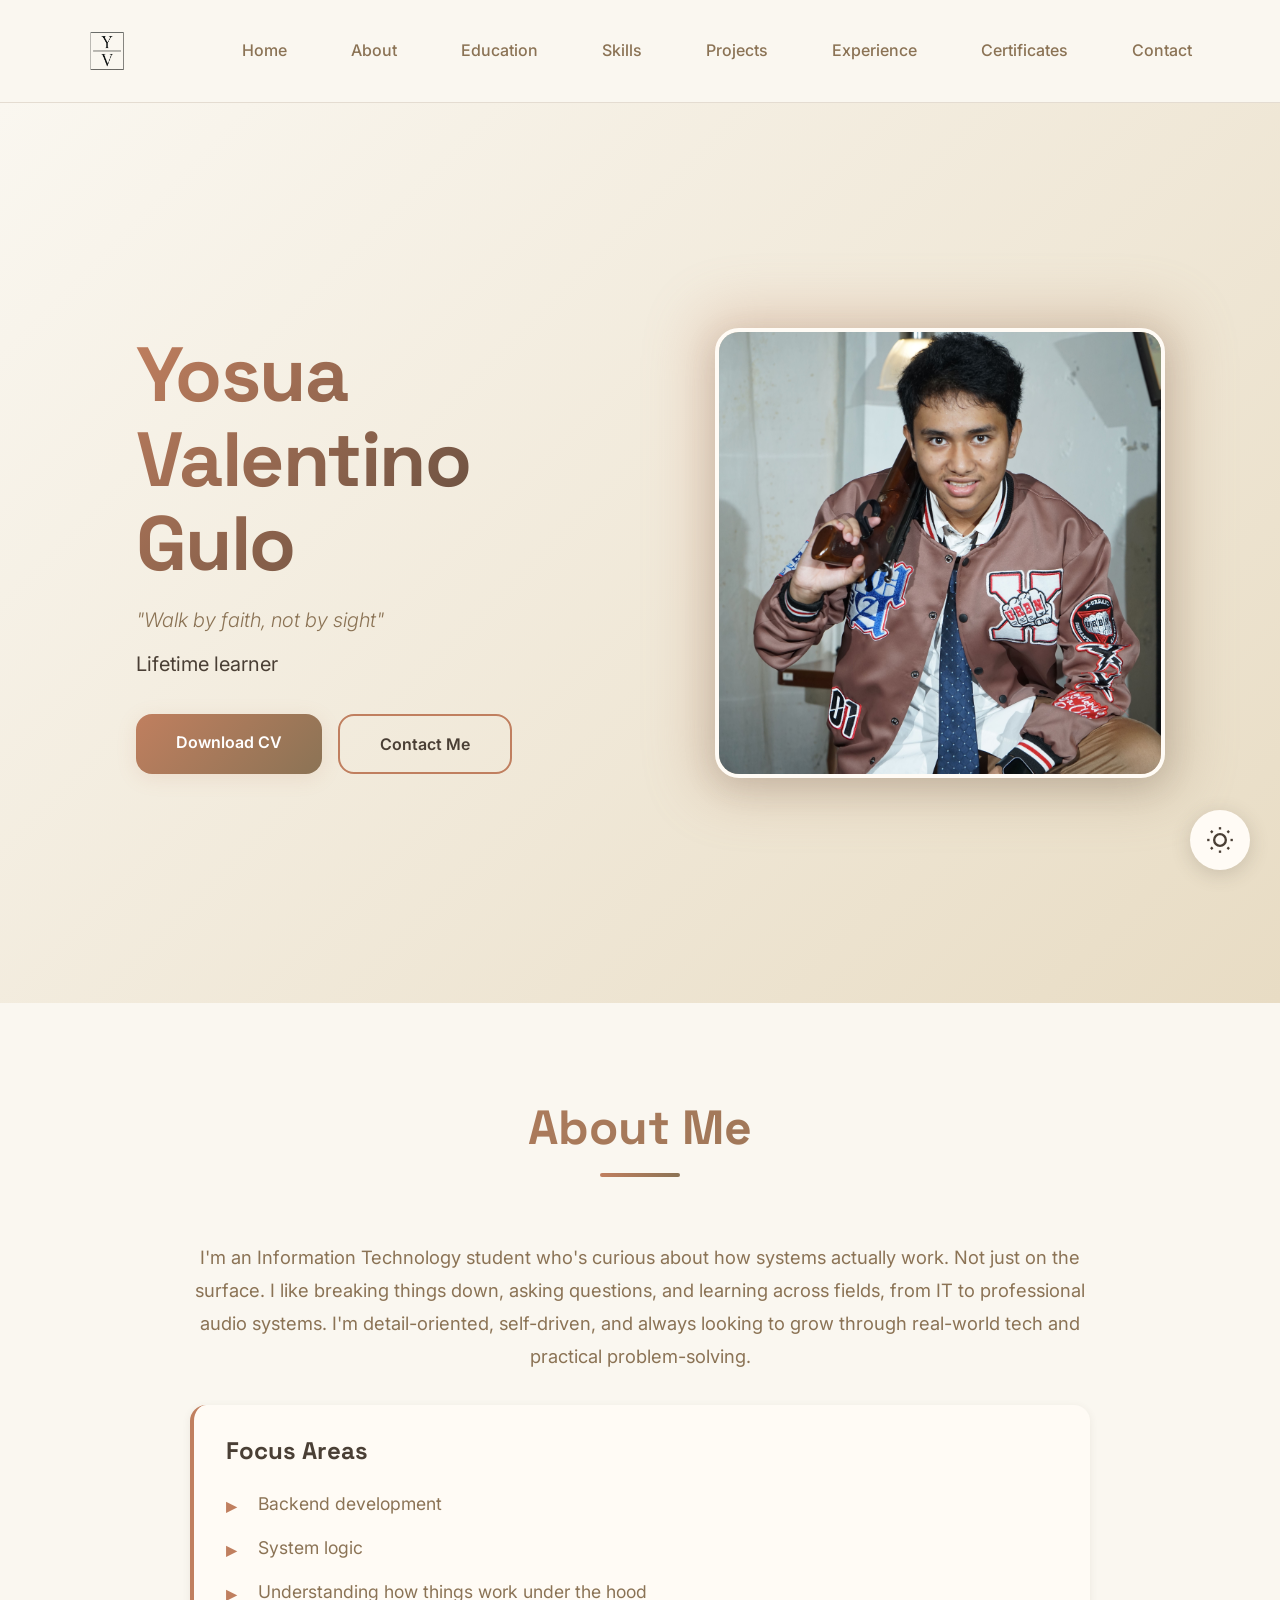
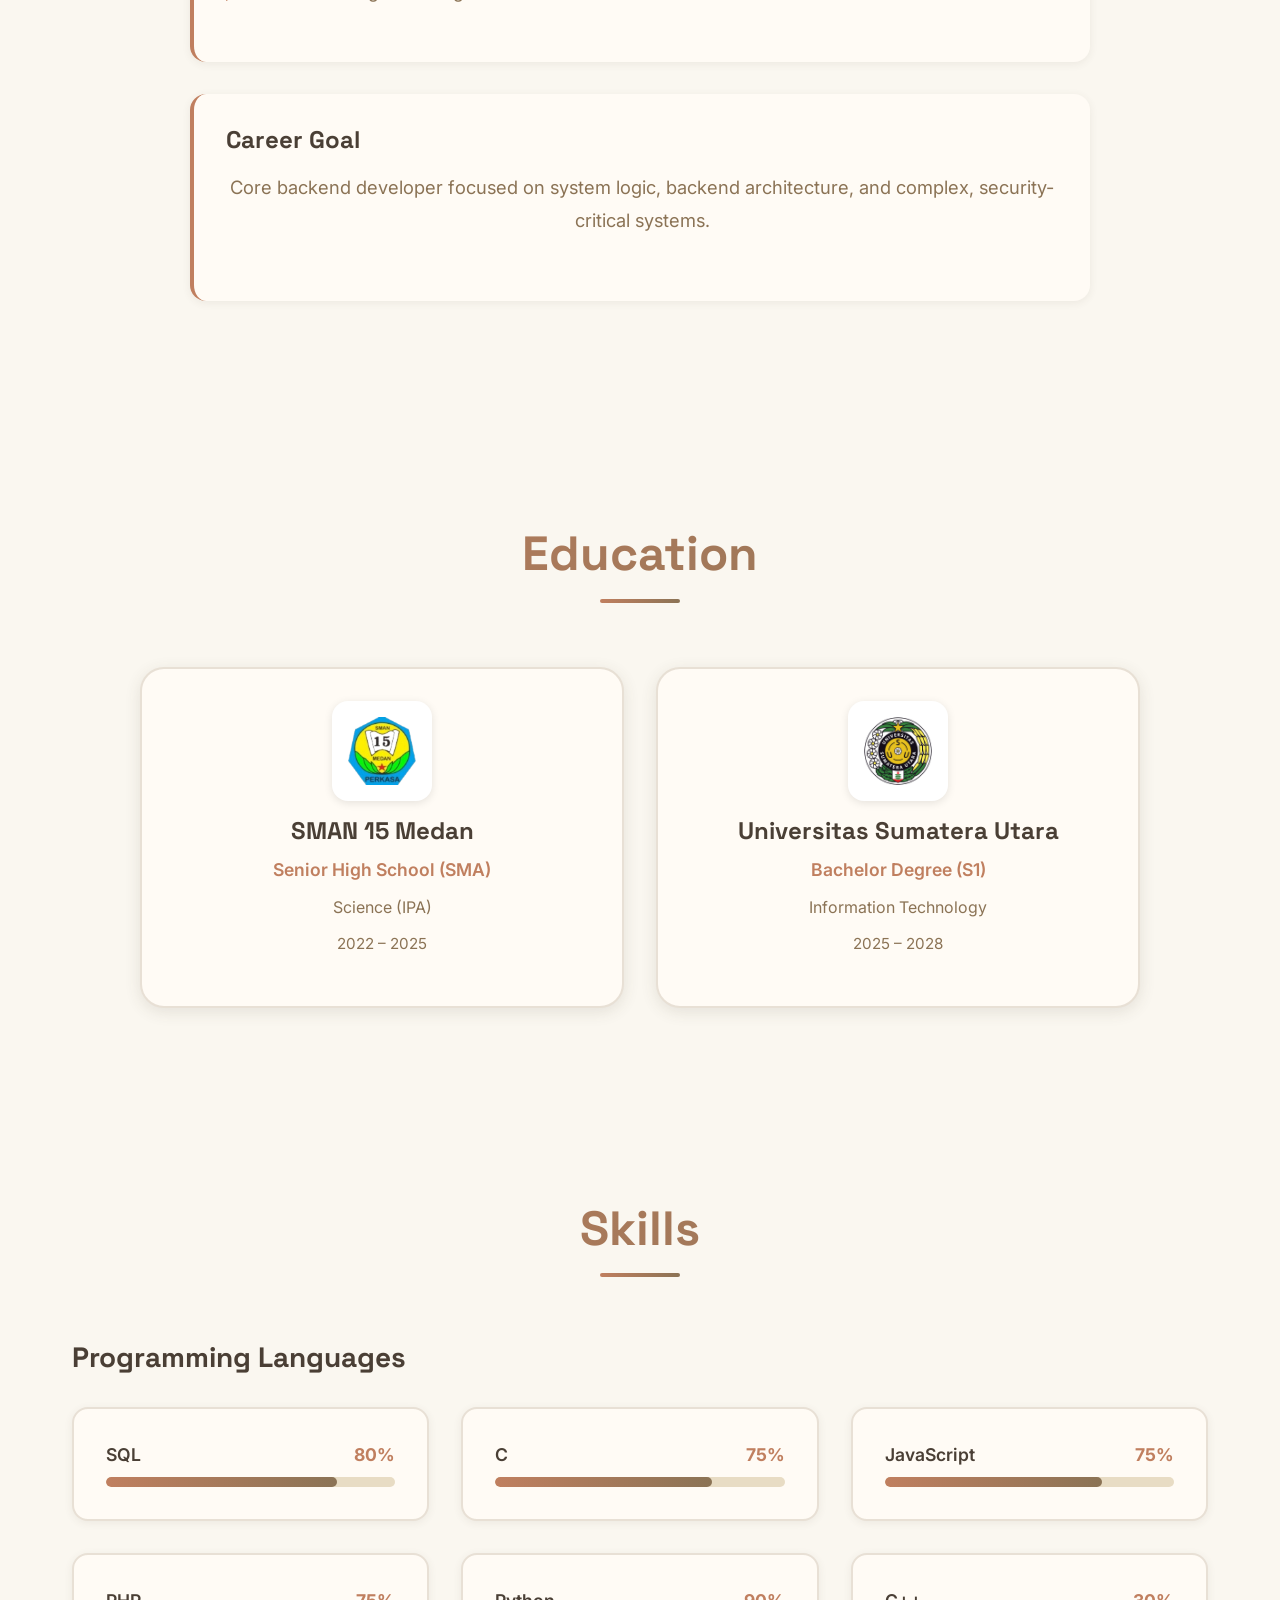
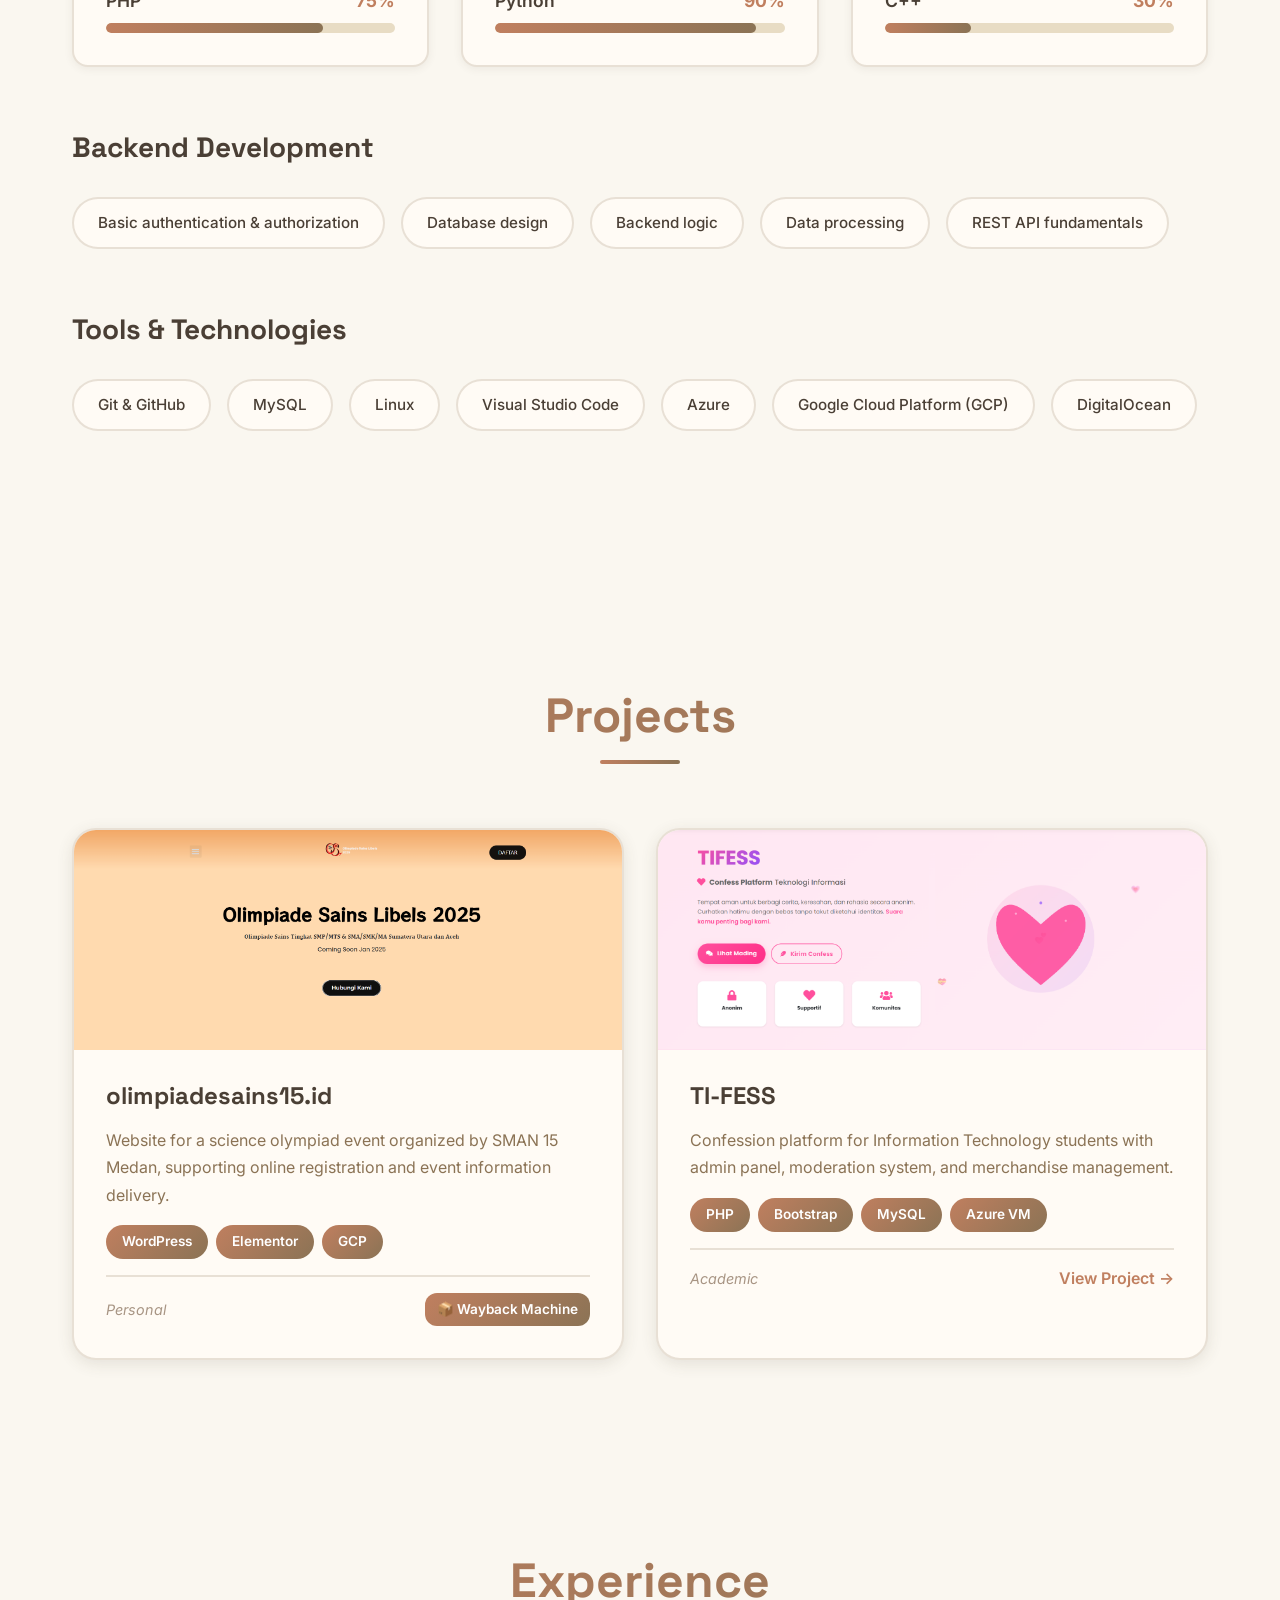
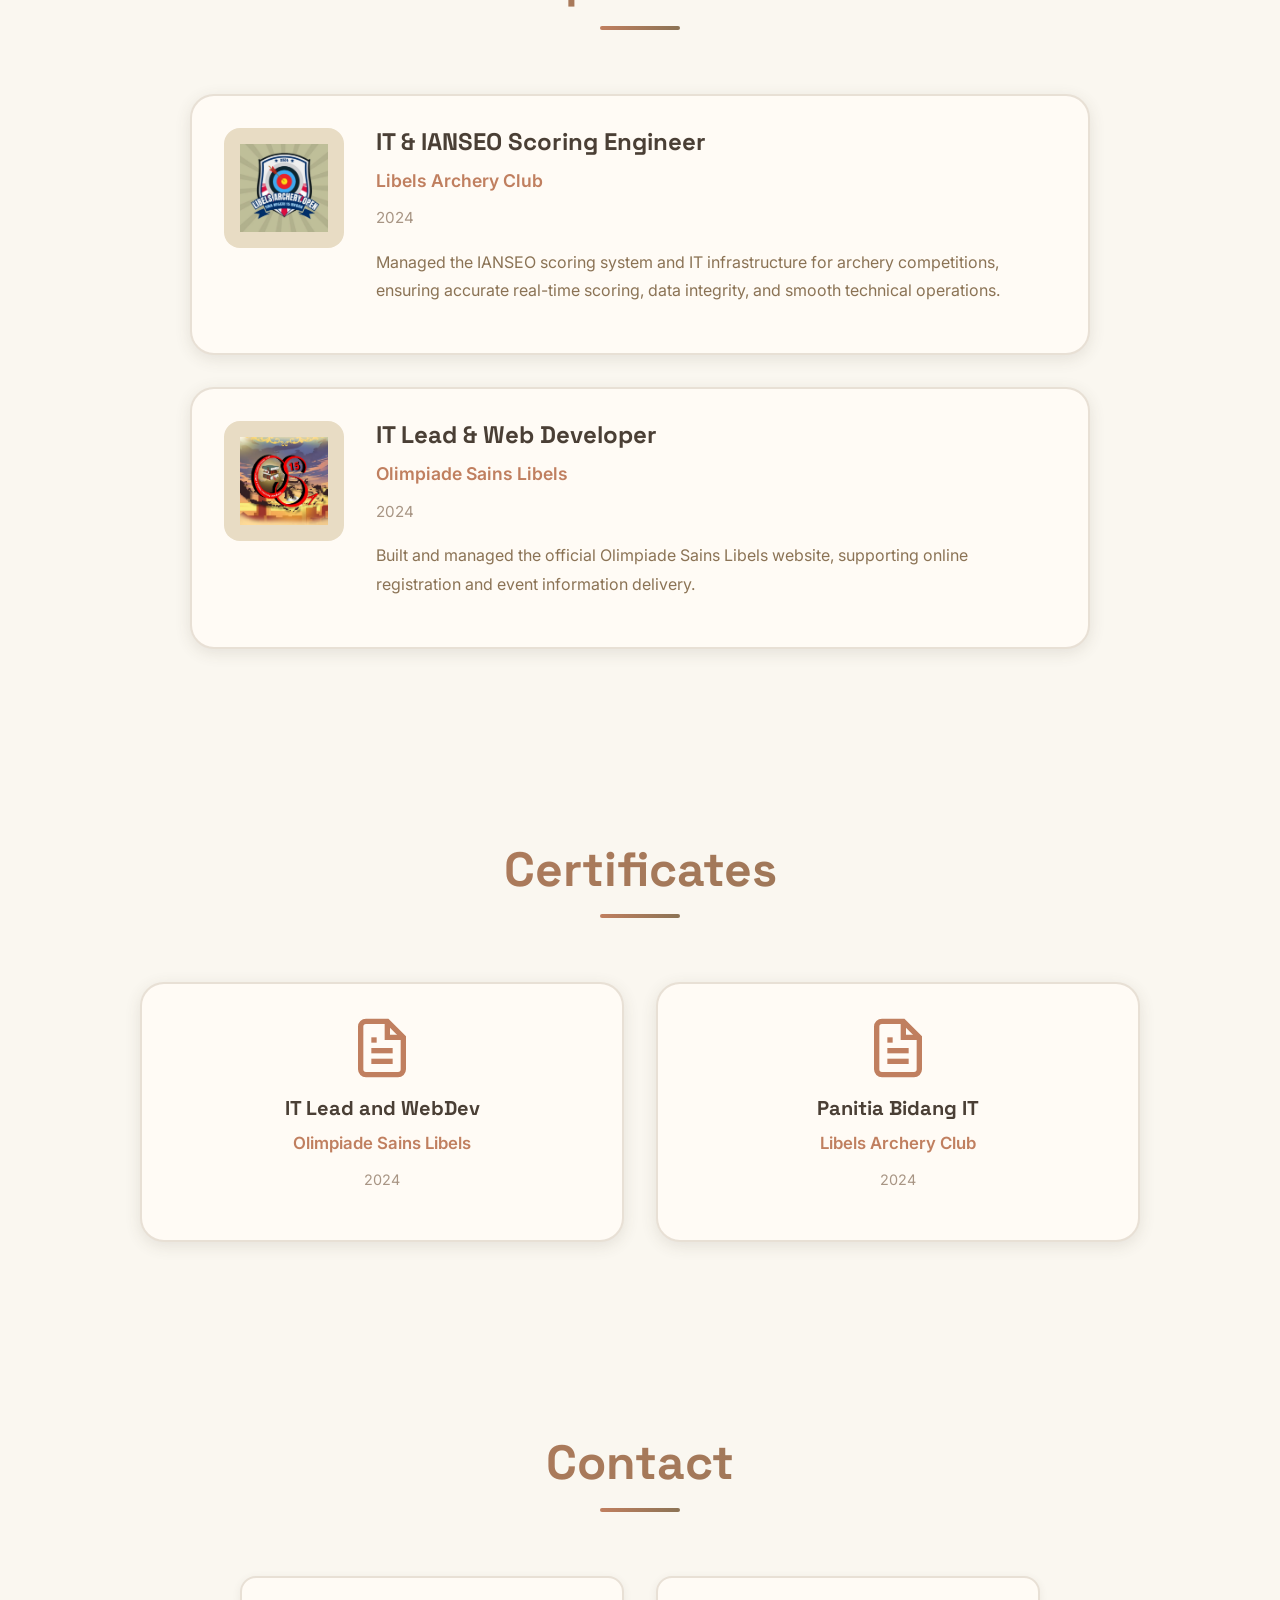
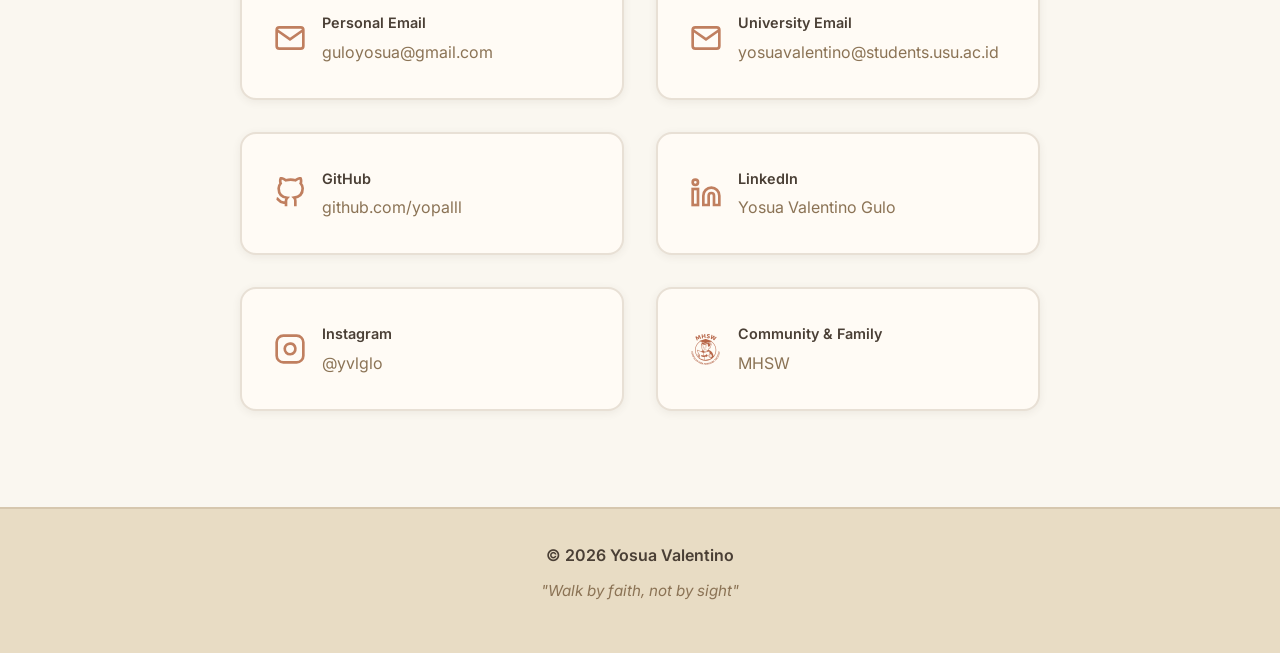
<file: index.html>
<!DOCTYPE html>
<html lang="en" data-theme="light">
<head>
    <meta charset="UTF-8">
    <meta name="viewport" content="width=device-width, initial-scale=1.0">
    <meta name="description" content="Yosua Valentino - IT Student | Backend Developer & System Logic Enthusiast">
    <meta name="author" content="Yosua Valentino Gulo">
    <meta name="keywords" content="Backend Developer, IT Student, System Logic, PHP, MySQL, Web Development">
    <title>Yosua Valentino | Backend Developer & System Logic Enthusiast</title>
    
    <!-- Favicon -->
    <link rel="icon" type="image/png" href="assets/images/favicon.svg">
    <!-- Font Google -->
    <link rel="preconnect" href="https://fonts.googleapis.com">
    <link rel="preconnect" href="https://fonts.gstatic.com" crossorigin>
    <link href="https://fonts.googleapis.com/css2?family=Inter:wght@300;400;500;600;700&family=Space+Grotesk:wght@400;500;600;700&display=swap" rel="stylesheet">
    
    <!-- CSS Bootstrap 5 -->
    <link href="https://cdn.jsdelivr.net/npm/bootstrap@5.3.2/dist/css/bootstrap.min.css" rel="stylesheet">
    
    

    <link rel="stylesheet" href="assets/css/style.css?v=2">
</head>
<body>
 
    <button class="theme-toggle" id="themeToggle" aria-label="Toggle dark mode">
        <svg class="sun-icon" width="24" height="24" viewBox="0 0 24 24" fill="none" stroke="currentColor" stroke-width="2">
            <circle cx="12" cy="12" r="5"/>
            <line x1="12" y1="1" x2="12" y2="3"/>
            <line x1="12" y1="21" x2="12" y2="23"/>
            <line x1="4.22" y1="4.22" x2="5.64" y2="5.64"/>
            <line x1="18.36" y1="18.36" x2="19.78" y2="19.78"/>
            <line x1="1" y1="12" x2="3" y2="12"/>
            <line x1="21" y1="12" x2="23" y2="12"/>
            <line x1="4.22" y1="19.78" x2="5.64" y2="18.36"/>
            <line x1="18.36" y1="5.64" x2="19.78" y2="4.22"/>
        </svg>
        <svg class="moon-icon" width="24" height="24" viewBox="0 0 24 24" fill="none" stroke="currentColor" stroke-width="2">
            <path d="M21 12.79A9 9 0 1 1 11.21 3 7 7 0 0 0 21 12.79z"/>
        </svg>
    </button>


    <nav class="navbar">
        <div class="container">
            <a href="#home" class="logo-brand">
                <img src="assets/images/logo-personal.png?v=2" alt="YVG Logo" class="logo-light">
                <img src="assets/images/logo-personal-dark.png?v=2" alt="YVG Logo" class="logo-dark">
            </a>
            <ul class="nav-links" id="navLinks">
                <li><a href="#home">Home</a></li>
                <li><a href="#about">About</a></li>
                <li><a href="#education">Education</a></li>
                <li><a href="#skills">Skills</a></li>
                <li><a href="#projects">Projects</a></li>
                <li><a href="#experience">Experience</a></li>
                <li><a href="#certificates">Certificates</a></li>
                <li><a href="#contact">Contact</a></li>
            </ul>
            <button class="mobile-menu-toggle" id="mobileMenuToggle" aria-label="Toggle menu">
                <span></span>
                <span></span>
                <span></span>
            </button>
        </div>
    </nav>


    <section id="home" class="hero">
        <div class="container">
            <div class="hero-content">
                <div class="hero-text fade-in-up">
                    <h1 class="hero-title fade-in-up">Yosua Valentino Gulo</h1>
                    <p class="hero-tagline">"Walk by faith, not by sight"</p>
                    <p class="hero-description">Lifetime learner</p>
                    <div class="hero-buttons">
                        <a href="assets/docs/cv-yosua.pdf" download="CV_Yosua_Valentino.pdf" class="btn btn-primary">Download CV</a>
                        <a href="#contact" class="btn btn-secondary">Contact Me</a>
                    </div>
                </div>
                <div class="hero-image fade-in-up">
                    <div class="profile-photo">
                        <img src="assets/images/profile-hero.jpg?v=1" alt="Yosua Valentino Gulo" class="hero-photo-light">
                        <img src="assets/images/profile-hero-dark.jpg?v=1" alt="Yosua Valentino Gulo" class="hero-photo-dark">
                    </div>
                </div>
            </div>
        </div>
    </section>


    <section id="about" class="about section">
        <div class="container">
            <h2 class="section-title fade-in-up">About Me</h2>
            <div class="about-content fade-in-up">
                <div class="about-text">
                    <p>I'm an Information Technology student who's curious about how systems actually work. Not just on the surface. I like breaking things down, asking questions, and learning across fields, from IT to professional audio systems. I'm detail-oriented, self-driven, and always looking to grow through real-world tech and practical problem-solving.</p>
                    
                    <div class="focus-areas">
                        <h3>Focus Areas</h3>
                        <ul>
                            <li>Backend development</li>
                            <li>System logic</li>
                            <li>Understanding how things work under the hood</li>
                        </ul>
                    </div>
                    
                    <div class="career-goal">
                        <h3>Career Goal</h3>
                        <p>Core backend developer focused on system logic, backend architecture, and complex, security-critical systems.</p>
                    </div>
                </div>
            </div>
        </div>
    </section>


    <section id="education" class="education section">
        <div class="container">
            <h2 class="section-title fade-in-up">Education</h2>
            <div class="education-timeline">
                <div class="education-card fade-in-up">
                    <a href="https://sman15medan.sch.id" target="_blank" rel="noopener noreferrer" class="education-logo">
                        <img src="assets/images/logo-sman15.png" alt="SMAN 15 Medan Logo">
                    </a>
                    <div class="education-content">
                        <h3>SMAN 15 Medan</h3>
                        <p class="education-level">Senior High School (SMA)</p>
                        <p class="education-major">Science (IPA)</p>
                        <p class="education-year">2022 – 2025</p>
                    </div>
                </div>
                
                <div class="education-card fade-in-up">
                    <a href="https://fasilkom-ti.usu.ac.id" target="_blank" rel="noopener noreferrer" class="education-logo">
                        <img src="assets/images/logo-usu.png" alt="Universitas Sumatera Utara Logo">
                    </a>
                    <div class="education-content">
                        <h3>Universitas Sumatera Utara</h3>
                        <p class="education-level">Bachelor Degree (S1)</p>
                        <p class="education-major">Information Technology</p>
                        <p class="education-year">2025 – 2028</p>
                    </div>
                </div>
            </div>
        </div>
    </section>


    <section id="skills" class="skills section">
        <div class="container">
            <h2 class="section-title fade-in-up">Skills</h2>
            
            <div class="skills-category fade-in-up">
                <h3>Programming Languages</h3>
                <div class="skills-grid">
                    <div class="skill-item">
                        <div class="skill-header">
                            <span class="skill-name">SQL</span>
                            <span class="skill-percentage">80%</span>
                        </div>
                        <div class="skill-bar">
                            <div class="skill-progress" data-progress="80"></div>
                        </div>
                    </div>
                    
                    <div class="skill-item">
                        <div class="skill-header">
                            <span class="skill-name">C</span>
                            <span class="skill-percentage">75%</span>
                        </div>
                        <div class="skill-bar">
                            <div class="skill-progress" data-progress="75"></div>
                        </div>
                    </div>
                    
                    <div class="skill-item">
                        <div class="skill-header">
                            <span class="skill-name">JavaScript</span>
                            <span class="skill-percentage">75%</span>
                        </div>
                        <div class="skill-bar">
                            <div class="skill-progress" data-progress="75"></div>
                        </div>
                    </div>
                    
                    <div class="skill-item">
                        <div class="skill-header">
                            <span class="skill-name">PHP</span>
                            <span class="skill-percentage">75%</span>
                        </div>
                        <div class="skill-bar">
                            <div class="skill-progress" data-progress="75"></div>
                        </div>
                    </div>
                    
                    <div class="skill-item">
                        <div class="skill-header">
                            <span class="skill-name">Python</span>
                            <span class="skill-percentage">90%</span>
                        </div>
                        <div class="skill-bar">
                            <div class="skill-progress" data-progress="90"></div>
                        </div>
                    </div>
                    
                    <div class="skill-item">
                        <div class="skill-header">
                            <span class="skill-name">C++</span>
                            <span class="skill-percentage">30%</span>
                        </div>
                        <div class="skill-bar">
                            <div class="skill-progress" data-progress="30"></div>
                        </div>
                    </div>
                </div>
            </div>
            
            <div class="skills-category fade-in-up">
                <h3>Backend Development</h3>
                <div class="skills-tags">
                    <span class="skill-tag">Basic authentication & authorization</span>
                    <span class="skill-tag">Database design</span>
                    <span class="skill-tag">Backend logic</span>
                    <span class="skill-tag">Data processing</span>
                    <span class="skill-tag">REST API fundamentals</span>
                </div>
            </div>
            
            <div class="skills-category fade-in-up">
                <h3>Tools & Technologies</h3>
                <div class="skills-tags">
                    <span class="skill-tag">Git & GitHub</span>
                    <span class="skill-tag">MySQL</span>
                    <span class="skill-tag">Linux</span>
                    <span class="skill-tag">Visual Studio Code</span>
                    <span class="skill-tag">Azure</span>
                    <span class="skill-tag">Google Cloud Platform (GCP)</span>
                    <span class="skill-tag">DigitalOcean</span>
                </div>
            </div>
        </div>
    </section>


    <section id="projects" class="projects section">
        <div class="container">
            <h2 class="section-title fade-in-up">Projects</h2>
            <div class="projects-grid">
                <div class="project-card fade-in-up">
                    <div class="project-image">
                        <img src="assets/images/project-olimpiade.jpg" alt="olimpiadesains15.id screenshot">
                    </div>
                    <div class="project-content">
                        <h3>olimpiadesains15.id</h3>
                        <p class="project-description">Website for a science olympiad event organized by SMAN 15 Medan, supporting online registration and event information delivery.</p>
                        <div class="project-tech">
                            <span class="tech-tag">WordPress</span>
                            <span class="tech-tag">Elementor</span>
                            <span class="tech-tag">GCP</span>
                        </div>
                        <div class="project-meta">
                            <span class="project-type">Personal</span>
                            <a href="https://web.archive.org/web/20241211135034/http://olimpiadesains15.id/" target="_blank" rel="noopener noreferrer" class="project-link wayback-link">
                                <span class="wayback-badge">📦 Wayback Machine</span>
                            </a>
                        </div>
                    </div>
                </div>
                
                <div class="project-card fade-in-up">
                    <div class="project-image">
                        <img src="assets/images/project-tifess.jpg" alt="TI-FESS screenshot">
                    </div>
                    <div class="project-content">
                        <h3>TI-FESS</h3>
                        <p class="project-description">Confession platform for Information Technology students with admin panel, moderation system, and merchandise management.</p>
                        <div class="project-tech">
                            <span class="tech-tag">PHP</span>
                            <span class="tech-tag">Bootstrap</span>
                            <span class="tech-tag">MySQL</span>
                            <span class="tech-tag">Azure VM</span>
                        </div>
                        <div class="project-meta">
                            <span class="project-type">Academic</span>
                            <a href="https://tifess-usu.my.id" target="_blank" rel="noopener noreferrer" class="project-link">View Project →</a>
                        </div>
                    </div>
                </div>
            </div>
        </div>
    </section>


    <section id="experience" class="experience section">
        <div class="container">
            <h2 class="section-title fade-in-up">Experience</h2>
            <div class="experience-timeline">
                <div class="experience-card fade-in-up">
                    <div class="experience-logo">
                        <img src="assets/images/libels-logo.png" alt="Libels Archery Club Logo">
                    </div>
                    <div class="experience-content">
                        <h3>IT & IANSEO Scoring Engineer</h3>
                        <p class="experience-org">Libels Archery Club</p>
                        <p class="experience-year">2024</p>
                        <p class="experience-description">Managed the IANSEO scoring system and IT infrastructure for archery competitions, ensuring accurate real-time scoring, data integrity, and smooth technical operations.</p>
                    </div>
                </div>
                
                <div class="experience-card fade-in-up">
                    <div class="experience-logo">
                        <img src="assets/images/olimpiade-sains-logo.png" alt="Olimpiade Sains Libels Logo">
                    </div>
                    <div class="experience-content">
                        <h3>IT Lead & Web Developer</h3>
                        <p class="experience-org">Olimpiade Sains Libels</p>
                        <p class="experience-year">2024</p>
                        <p class="experience-description">Built and managed the official Olimpiade Sains Libels website, supporting online registration and event information delivery.</p>
                    </div>
                </div>
            </div>
        </div>
    </section>


    <section id="certificates" class="certificates section">
        <div class="container">
            <h2 class="section-title fade-in-up">Certificates</h2>
            <div class="certificates-grid">
                <div class="certificate-card fade-in-up">
                    <div class="certificate-icon">
                        <svg width="64" height="64" viewBox="0 0 24 24" fill="none" stroke="currentColor" stroke-width="2">
                            <path d="M14 2H6a2 2 0 0 0-2 2v16a2 2 0 0 0 2 2h12a2 2 0 0 0 2-2V8z"/>
                            <polyline points="14 2 14 8 20 8"/>
                            <line x1="16" y1="13" x2="8" y2="13"/>
                            <line x1="16" y1="17" x2="8" y2="17"/>
                            <polyline points="10 9 9 9 8 9"/>
                        </svg>
                    </div>
                    <h3>IT Lead and WebDev</h3>
                    <p class="certificate-issuer">Olimpiade Sains Libels</p>
                    <p class="certificate-year">2024</p>
                </div>
                
                <div class="certificate-card fade-in-up">
                    <div class="certificate-icon">
                        <svg width="64" height="64" viewBox="0 0 24 24" fill="none" stroke="currentColor" stroke-width="2">
                            <path d="M14 2H6a2 2 0 0 0-2 2v16a2 2 0 0 0 2 2h12a2 2 0 0 0 2-2V8z"/>
                            <polyline points="14 2 14 8 20 8"/>
                            <line x1="16" y1="13" x2="8" y2="13"/>
                            <line x1="16" y1="17" x2="8" y2="17"/>
                            <polyline points="10 9 9 9 8 9"/>
                        </svg>
                    </div>
                    <h3>Panitia Bidang IT</h3>
                    <p class="certificate-issuer">Libels Archery Club</p>
                    <p class="certificate-year">2024</p>
                </div>
            </div>
        </div>
    </section>


    <section id="contact" class="contact section">
        <div class="container">
            <h2 class="section-title fade-in-up">Contact</h2>
            <div class="contact-content fade-in-up">
                <div class="contact-info">
                    <div class="contact-item">
                        <svg class="contact-icon" width="32" height="32" viewBox="0 0 24 24" fill="none" stroke="currentColor" stroke-width="2">
                            <path d="M4 4h16c1.1 0 2 .9 2 2v12c0 1.1-.9 2-2 2H4c-1.1 0-2-.9-2-2V6c0-1.1.9-2 2-2z"/>
                            <polyline points="22,6 12,13 2,6"/>
                        </svg>
                        <div>
                            <p class="contact-label">Personal Email</p>
                            <a href="mailto:guloyosua@gmail.com">guloyosua@gmail.com</a>
                        </div>
                    </div>
                    
                    <div class="contact-item">
                        <svg class="contact-icon" width="32" height="32" viewBox="0 0 24 24" fill="none" stroke="currentColor" stroke-width="2">
                            <path d="M4 4h16c1.1 0 2 .9 2 2v12c0 1.1-.9 2-2 2H4c-1.1 0-2-.9-2-2V6c0-1.1.9-2 2-2z"/>
                            <polyline points="22,6 12,13 2,6"/>
                        </svg>
                        <div>
                            <p class="contact-label">University Email</p>
                            <a href="mailto:yosuavalentino@students.usu.ac.id">yosuavalentino@students.usu.ac.id</a>
                        </div>
                    </div>
                    
                    <div class="contact-item">
                        <svg class="contact-icon" width="32" height="32" viewBox="0 0 24 24" fill="none" stroke="currentColor" stroke-width="2">
                            <path d="M9 19c-5 1.5-5-2.5-7-3m14 6v-3.87a3.37 3.37 0 0 0-.94-2.61c3.14-.35 6.44-1.54 6.44-7A5.44 5.44 0 0 0 20 4.77 5.07 5.07 0 0 0 19.91 1S18.73.65 16 2.48a13.38 13.38 0 0 0-7 0C6.27.65 5.09 1 5.09 1A5.07 5.07 0 0 0 5 4.77a5.44 5.44 0 0 0-1.5 3.78c0 5.42 3.3 6.61 6.44 7A3.37 3.37 0 0 0 9 18.13V22"/>
                        </svg>
                        <div>
                            <p class="contact-label">GitHub</p>
                            <a href="https://github.com/yopalll" target="_blank" rel="noopener noreferrer">github.com/yopalll</a>
                        </div>
                    </div>
                    
                    <div class="contact-item">
                        <svg class="contact-icon" width="32" height="32" viewBox="0 0 24 24" fill="none" stroke="currentColor" stroke-width="2">
                            <path d="M16 8a6 6 0 0 1 6 6v7h-4v-7a2 2 0 0 0-2-2 2 2 0 0 0-2 2v7h-4v-7a6 6 0 0 1 6-6z"/>
                            <rect x="2" y="9" width="4" height="12"/>
                            <circle cx="4" cy="4" r="2"/>
                        </svg>
                        <div>
                            <p class="contact-label">LinkedIn</p>
                            <a href="https://www.linkedin.com/in/yosua-valentino-gulo-7b9a1024b/" target="_blank" rel="noopener noreferrer">Yosua Valentino Gulo</a>
                        </div>
                    </div>
                    
                    <div class="contact-item">
                        <svg class="contact-icon" width="32" height="32" viewBox="0 0 24 24" fill="none" stroke="currentColor" stroke-width="2">
                            <rect x="2" y="2" width="20" height="20" rx="5" ry="5"/>
                            <path d="M16 11.37A4 4 0 1 1 12.63 8 4 4 0 0 1 16 11.37z"/>
                            <line x1="17.5" y1="6.5" x2="17.51" y2="6.5"/>
                        </svg>
                        <div>
                            <p class="contact-label">Instagram</p>
                            <a href="https://www.instagram.com/yvlglo/" target="_blank" rel="noopener noreferrer">@yvlglo</a>
                        </div>
                    </div>

                    <div class="contact-item">
                        
                        <img src="assets/images/logo-mhsw.png" alt="Community Logo" class="contact-icon" width="32" height="32" style="object-fit: contain;"> 
                        <div>
                            <p class="contact-label">Community & Family</p>
                            <a href="https://www.instagram.com/mhsw.25/" target="_blank" rel="noopener noreferrer">MHSW</a>
                        </div>
                    </div>
                </div>
            </div>
        </div>
    </section>


    <footer class="footer">
        <div class="container">
            <p class="footer-copyright">© 2026 Yosua Valentino</p>
            <p class="footer-quote">"Walk by faith, not by sight"</p>
        </div>
    </footer>

    
    <script src="https://cdn.jsdelivr.net/npm/bootstrap@5.3.2/dist/js/bootstrap.bundle.min.js"></script>
    
    
    <script src="assets/js/script.js"></script>
</body>
</html>
</file>
<file: assets/css/style.css>
/* 
   CV Earth Tones - Variabel CSS & Pengaturan Tema
    */
:root {
  /* warna Earth Tones - Mode Terang */
  --cream: #FAF7F0;
  --beige: #E8DCC4;
  --muted-brown: #8B7355;
  --terracotta: #C07F5F;
  --dark-brown: #4A3F35;
  --warm-white: #FFFBF5;
  
  /* Mode Terang */
  --bg-primary: var(--cream);
  --bg-secondary: var(--beige);
  --bg-card: var(--warm-white);
  --text-primary: var(--dark-brown);
  --text-secondary: var(--muted-brown);
  --text-muted: #A89584;
  --accent-primary: var(--terracotta);
  --accent-secondary: #D4916F;
  
  /*  UI */
  --border-color: rgba(139, 115, 85, 0.2);
  --shadow-sm: 0 2px 8px rgba(74, 63, 53, 0.08);
  --shadow-md: 0 4px 16px rgba(74, 63, 53, 0.12);
  --shadow-lg: 0 8px 32px rgba(74, 63, 53, 0.16);
  --shadow-warm: 0 4px 20px rgba(192, 127, 95, 0.15);
  
  /* Tipografi */
  --font-primary: 'Inter', -apple-system, BlinkMacSystemFont, 'Segoe UI', sans-serif;
  --font-heading: 'Space Grotesk', var(--font-primary);
  
  /* Spasi */
  --spacing-xs: 0.5rem;
  --spacing-sm: 1rem;
  --spacing-md: 2rem;
  --spacing-lg: 4rem;
  --spacing-xl: 6rem;
  
  /* Radius Border */
  --radius-sm: 12px;
  --radius-md: 16px;
  --radius-lg: 24px;
  --radius-full: 9999px;
  
  /* Transisi */
  --transition-fast: 0.2s ease;
  --transition-base: 0.3s ease;
  --transition-slow: 0.5s ease;
}

/*  Mode Gelap */
[data-theme="dark"] {
  --dark-cream: #2A2520;
  --dark-beige: #3D3530;
  --light-brown: #B8A490;
  --warm-terracotta: #D4916F;
  --cream-text: #F5EFE7;
  --dark-card: #342E28;
  
  /* Warna Semantik - Mode Gelap */
  --bg-primary: var(--dark-cream);
  --bg-secondary: var(--dark-beige);
  --bg-card: var(--dark-card);
  --text-primary: var(--cream-text);
  --text-secondary: var(--light-brown);
  --text-muted: #9B8B7E;
  --accent-primary: var(--warm-terracotta);
  --accent-secondary: #E8A87C;
  
  --border-color: rgba(184, 164, 144, 0.15);
  --shadow-sm: 0 2px 8px rgba(0, 0, 0, 0.3);
  --shadow-md: 0 4px 16px rgba(0, 0, 0, 0.4);
  --shadow-lg: 0 8px 32px rgba(0, 0, 0, 0.5);
  --shadow-warm: 0 4px 20px rgba(212, 145, 111, 0.2);
}

/* 
   Reset 
   */
* {
  margin: 0;
  padding: 0;
  box-sizing: border-box;
}

html {
  scroll-behavior: smooth;
  font-size: 16px;
}

body {
  font-family: var(--font-primary);
  background-color: var(--bg-primary);
  color: var(--text-primary);
  line-height: 1.6;
  transition: background-color var(--transition-base), color var(--transition-base);
}

/* penulisam */
h1, h2, h3, h4, h5, h6 {
  font-family: var(--font-heading);
  font-weight: 700;
  line-height: 1.2;
  color: var(--text-primary);
}

h1 {
  font-size: clamp(3rem, 6vw, 5.5rem);
}

h2 {
  font-size: clamp(2rem, 4vw, 3rem);
}

h3 {
  font-size: clamp(1.5rem, 3vw, 2rem);
}

p {
  color: var(--text-secondary);
  line-height: 1.8;
}

a {
  color: var(--accent-primary);
  text-decoration: none;
  transition: color var(--transition-fast);
}

a:hover {
  color: var(--accent-secondary);
}

/* container */
.container {
  max-width: 1200px;
  margin: 0 auto;
  padding: 0 var(--spacing-md);
}

.section {
  padding: var(--spacing-xl) 0;
}

.section-title {
  text-align: center;
  margin-bottom: var(--spacing-lg);
  background: linear-gradient(135deg, var(--terracotta) 0%, var(--muted-brown) 100%);
  -webkit-background-clip: text;
  -webkit-text-fill-color: transparent;
  background-clip: text;
  position: relative;
}

.section-title::after {
  content: '';
  display: block;
  width: 80px;
  height: 4px;
  background: linear-gradient(90deg, var(--terracotta), var(--muted-brown));
  margin: var(--spacing-sm) auto 0;
  border-radius: var(--radius-full);
}

/* tombol mode */
.theme-toggle {
  position: fixed;
  bottom: 30px;
  right: 30px;
  z-index: 1001;
  width: 60px;
  height: 60px;
  border-radius: var(--radius-full);
  border: none;
  background: var(--bg-card);
  box-shadow: 0 4px 20px rgba(74, 63, 53, 0.2);
  cursor: pointer;
  display: flex;
  align-items: center;
  justify-content: center;
  transition: all var(--transition-base);
  padding: 0;
}

[data-theme="dark"] .theme-toggle {
  box-shadow: 0 4px 20px rgba(212, 145, 111, 0.3);
}

.theme-toggle:hover {
  transform: scale(1.1) translateY(-3px);
  box-shadow: 0 8px 30px rgba(192, 127, 95, 0.4);
}

.theme-toggle:active {
  transform: scale(0.95);
}

.theme-toggle svg {
  width: 28px;
  height: 28px;
  color: var(--text-primary);
  transition: transform var(--transition-base);
}

.theme-toggle:hover svg {
  transform: rotate(20deg);
}

.sun-icon {
  display: block;
}

.moon-icon {
  display: none;
}

[data-theme="dark"] .sun-icon {
  display: none;
}

[data-theme="dark"] .moon-icon {
  display: block;
}

/* 
   Navigasi
   */
.navbar {
  position: sticky;
  top: 0;
  z-index: 999;
  background: rgba(250, 247, 240, 0.95);
  backdrop-filter: blur(10px);
  border-bottom: 1px solid var(--border-color);
  padding: var(--spacing-sm) 0;
  transition: all var(--transition-base);
}

[data-theme="dark"] .navbar {
  background: rgba(42, 37, 32, 0.95);
}

.navbar.scrolled {
  box-shadow: var(--shadow-md);
}

.navbar .container {
  display: flex;
  justify-content: space-between;
  align-items: center;
}

.logo-brand {
  display: flex;
  align-items: center;
  gap: 0.75rem;
  text-decoration: none;
}

.logo-brand img {
  height:70px;
  width: 70px;
  object-fit: contain;
  transition: transform var(--transition-base);
}

.logo-brand:hover img {
  transform: scale(1.08);
}

/* Ganti tema logo */
.logo-dark {
  display: none;
}

[data-theme="dark"] .logo-light {
  display: none;
}

[data-theme="dark"] .logo-dark {
  display: block;
}

.logo-text {
  font-family: var(--font-heading);
  font-size: 1.25rem;
  font-weight: 700;
  background: linear-gradient(135deg, var(--terracotta), var(--muted-brown));
  -webkit-background-clip: text;
  -webkit-text-fill-color: transparent;
  background-clip: text;
}

.nav-links {
  display: flex;
  list-style: none;
  gap: var(--spacing-md);
  margin: 0;
}

.nav-links a {
  color: var(--text-secondary);
  font-weight: 500;
  padding: var(--spacing-xs) var(--spacing-sm);
  border-radius: var(--radius-sm);
  transition: all var(--transition-fast);
}

.nav-links a:hover {
  color: var(--text-primary);
  background: var(--bg-secondary);
}

.mobile-menu-toggle {
  display: none;
  flex-direction: column;
  gap: 5px;
  background: none;
  border: none;
  cursor: pointer;
  padding: 8px;
}

.mobile-menu-toggle span {
  width: 25px;
  height: 3px;
  background: var(--text-primary);
  border-radius: var(--radius-sm);
  transition: all var(--transition-base);
}

/* hero  */
.hero {
  min-height: 100vh;
  display: flex;
  align-items: center;
  padding: var(--spacing-lg) 0;
  background: linear-gradient(135deg, var(--bg-primary) 0%, var(--bg-secondary) 100%);
}

.hero-content {
  display: grid;
  grid-template-columns: 1fr 1fr;
  gap: var(--spacing-lg);
  align-items: center;
}

.hero-text {
  padding-left: var(--spacing-lg);
}

.hero-title {
  margin-bottom: var(--spacing-sm);
  background: linear-gradient(135deg, var(--terracotta) 0%, var(--dark-brown) 100%);
  -webkit-background-clip: text;
  -webkit-text-fill-color: transparent;
  background-clip: text;
  font-weight: 800;
  letter-spacing: -0.02em;
  line-height: 1.1;
}

.hero-tagline {
  font-size: 1.25rem;
  font-style: italic;
  color: var(--text-secondary);
  margin-bottom: var(--spacing-xs);
  font-weight: 300;
}

.hero-description {
  font-size: 1.25rem;
  margin-bottom: var(--spacing-md);
  color: var(--text-primary);
}

.hero-buttons {
  display: flex;
  gap: var(--spacing-sm);
  flex-wrap: wrap;
}

.btn {
  padding: 1rem 2.5rem;
  border-radius: var(--radius-md);
  font-weight: 600;
  font-size: 1rem;
  cursor: pointer;
  border: none;
  transition: all var(--transition-base);
  display: inline-block;
  text-align: center;
}

.btn-primary {
  background: linear-gradient(135deg, var(--terracotta) 0%, var(--muted-brown) 100%);
  color: white;
  box-shadow: var(--shadow-warm);
}

.btn-primary:hover {
  transform: translateY(-3px);
  box-shadow: var(--shadow-lg);
  color: white;
}

.btn-secondary {
  background: transparent;
  color: var(--text-primary);
  border: 2px solid var(--accent-primary);
}

.btn-secondary:hover {
  background: var(--accent-primary);
  color: white;
  transform: translateY(-3px);
}

.profile-photo {
  position: relative;
  width: 100%;
  max-width: 450px;
  margin: 0 auto;
}

.profile-photo::before {
  content: '';
  position: absolute;
  inset: -15px;
  background: linear-gradient(135deg, var(--terracotta), var(--muted-brown));
  border-radius: var(--radius-lg);
  z-index: -1;
  opacity: 0.3;
  filter: blur(30px);
}

.profile-photo img {
  width: 100%;
  height: auto;
  aspect-ratio: 1;
  object-fit: cover;
  border-radius: var(--radius-lg);
  border: 4px solid var(--bg-card);
  box-shadow: var(--shadow-lg);
}

/* Ganti tema foto hero */
.hero-photo-dark {
  display: none;
}

[data-theme="dark"] .hero-photo-light {
  display: none;
}

[data-theme="dark"] .hero-photo-dark {
  display: block;
}

/* about */
.about-content {
  max-width: 900px;
  margin: 0 auto;
}

.about-text p {
  font-size: 1.15rem;
  margin-bottom: var(--spacing-md);
  text-align: center;
}

.focus-areas,
.career-goal {
  background: var(--bg-card);
  padding: var(--spacing-md);
  border-radius: var(--radius-md);
  margin-bottom: var(--spacing-md);
  border-left: 4px solid var(--accent-primary);
  box-shadow: var(--shadow-sm);
  transition: all var(--transition-base);
}

.focus-areas:hover,
.career-goal:hover {
  box-shadow: var(--shadow-md);
  transform: translateX(5px);
}

.focus-areas h3,
.career-goal h3 {
  margin-bottom: var(--spacing-sm);
  color: var(--text-primary);
  font-size: 1.5rem;
}

.focus-areas ul {
  list-style: none;
  padding-left: 0;
}

.focus-areas li {
  padding: var(--spacing-xs) 0;
  color: var(--text-secondary);
  position: relative;
  padding-left: 2rem;
  font-size: 1.1rem;
}

.focus-areas li::before {
  content: '▸';
  position: absolute;
  left: 0;
  color: var(--accent-primary);
  font-weight: bold;
  font-size: 1.25rem;
}

/* sekolah */
.education-timeline {
  display: grid;
  grid-template-columns: repeat(auto-fit, minmax(350px, 1fr));
  gap: var(--spacing-md);
  max-width: 1000px;
  margin: 0 auto;
}

.education-card {
  background: var(--bg-card);
  padding: var(--spacing-md);
  border-radius: var(--radius-lg);
  box-shadow: var(--shadow-md);
  transition: all var(--transition-base);
  border: 2px solid var(--border-color);
  text-align: center;
}

.education-card:hover {
  transform: translateY(-8px);
  box-shadow: var(--shadow-lg);
  border-color: var(--accent-primary);
}

.education-logo {
  display: block;
  width: 100px;
  height: 100px;
  margin: 0 auto var(--spacing-sm);
  transition: transform var(--transition-base);
  background: #FFFFFF;
  padding: 1rem;
  border-radius: var(--radius-md);
  box-shadow: 0 2px 8px rgba(0, 0, 0, 0.1);
  position: relative;
}

.education-logo::before {
  content: '';
  position: absolute;
  inset: -3px;
  border-radius: var(--radius-md);
  padding: 3px;
  background: linear-gradient(45deg, #C07F5F, #8B7355, #C07F5F, #8B7355);
  background-size: 300% 300%;
  -webkit-mask: linear-gradient(#fff 0 0) content-box, linear-gradient(#fff 0 0);
  -webkit-mask-composite: xor;
  mask: linear-gradient(#fff 0 0) content-box, linear-gradient(#fff 0 0);
  mask-composite: exclude;
  opacity: 0;
  transition: opacity 0.3s ease;
}

.education-logo:hover::before {
  opacity: 1;
  animation: borderRotate 3s linear infinite;
}

@keyframes borderRotate {
  0% {
    background-position: 0% 50%;
  }
  50% {
    background-position: 100% 50%;
  }
  100% {
    background-position: 0% 50%;
  }
}

.education-logo:hover {
  transform: scale(1.05);
  box-shadow: 0 4px 12px rgba(0, 0, 0, 0.15);
}

.education-logo img {
  width: 100%;
  height: 100%;
  object-fit: contain;
}

.education-content h3 {
  margin-bottom: var(--spacing-xs);
  color: var(--text-primary);
  font-size: 1.5rem;
  font-weight: 700;
}

.education-level {
  color: var(--terracotta);
  font-weight: 600;
  margin-bottom: var(--spacing-xs);
  font-size: 1.1rem;
}

.education-major {
  color: var(--text-secondary);
  margin-bottom: var(--spacing-xs);
}

.education-year {
  color: var(--text-secondary);
  font-size: 0.95rem;
}

/* skill */
.skills-category {
  margin-bottom: var(--spacing-lg);
}

.skills-category h3 {
  margin-bottom: var(--spacing-md);
  color: var(--text-primary);
  font-size: 1.75rem;
}

.skills-grid {
  display: grid;
  grid-template-columns: repeat(auto-fit, minmax(280px, 1fr));
  gap: var(--spacing-md);
}

.skill-item {
  background: var(--bg-card);
  padding: var(--spacing-md);
  border-radius: var(--radius-md);
  box-shadow: var(--shadow-sm);
  border: 2px solid var(--border-color);
  transition: all var(--transition-base);
  cursor: pointer;
}

.skill-item:hover {
  transform: translateY(-5px);
  box-shadow: var(--shadow-warm);
  border-color: var(--accent-primary);
}

.skill-item:hover .skill-name {
  color: var(--accent-primary);
}

.skill-header {
  display: flex;
  justify-content: space-between;
  margin-bottom: var(--spacing-xs);
}

.skill-name {
  font-weight: 600;
  color: var(--text-primary);
  font-size: 1.1rem;
  transition: color var(--transition-fast);
}

.skill-percentage {
  color: var(--accent-primary);
  font-weight: 700;
  font-size: 1.1rem;
}

.skill-bar {
  height: 10px;
  background: var(--bg-secondary);
  border-radius: var(--radius-full);
  overflow: hidden;
}

.skill-progress {
  height: 100%;
  background: linear-gradient(90deg, var(--terracotta), var(--muted-brown));
  border-radius: var(--radius-full);
  width: 0;
  transition: width 1.5s cubic-bezier(0.4, 0, 0.2, 1);
}

.skills-tags {
  display: flex;
  flex-wrap: wrap;
  gap: var(--spacing-sm);
}

.skill-tag {
  background: var(--bg-card);
  color: var(--text-primary);
  padding: 0.75rem 1.5rem;
  border-radius: var(--radius-full);
  font-size: 0.95rem;
  border: 2px solid var(--border-color);
  transition: all var(--transition-base);
  cursor: pointer;
  font-weight: 500;
}

.skill-tag:hover {
  background: linear-gradient(135deg, var(--terracotta), var(--muted-brown));
  color: white;
  border-color: transparent;
  transform: translateY(-3px) scale(1.05);
  box-shadow: var(--shadow-warm);
}

/* project */
.projects-grid {
  display: grid;
  grid-template-columns: repeat(auto-fit, minmax(350px, 1fr));
  gap: var(--spacing-md);
}

.project-card {
  background: var(--bg-card);
  border-radius: var(--radius-lg);
  overflow: hidden;
  box-shadow: var(--shadow-md);
  transition: all var(--transition-base);
  border: 2px solid var(--border-color);
}

.project-card:hover {
  transform: translateY(-10px);
  box-shadow: var(--shadow-warm);
  border-color: var(--accent-primary);
}

.project-image {
  width: 100%;
  height: 220px;
  overflow: hidden;
  background: var(--bg-secondary);
}

.project-image img {
  width: 100%;
  height: 100%;
  object-fit: cover;
  transition: transform var(--transition-slow);
}

.project-card:hover .project-image img {
  transform: scale(1.1);
}

.project-content {
  padding: var(--spacing-md);
}

.project-content h3 {
  margin-bottom: var(--spacing-sm);
  color: var(--text-primary);
  font-size: 1.5rem;
}

.project-description {
  margin-bottom: var(--spacing-sm);
  color: var(--text-secondary);
  line-height: 1.7;
}

.project-tech {
  display: flex;
  flex-wrap: wrap;
  gap: var(--spacing-xs);
  margin-bottom: var(--spacing-sm);
}

.tech-tag {
  background: linear-gradient(135deg, var(--terracotta), var(--muted-brown));
  color: white;
  padding: 0.4rem 1rem;
  border-radius: var(--radius-full);
  font-size: 0.85rem;
  font-weight: 600;
}

.project-meta {
  display: flex;
  justify-content: space-between;
  align-items: center;
  padding-top: var(--spacing-sm);
  border-top: 2px solid var(--border-color);
}

.project-type {
  color: var(--text-muted);
  font-size: 0.9rem;
  font-style: italic;
}

.project-status {
  color: var(--text-muted);
  font-size: 0.9rem;
}

.project-link {
  color: var(--accent-primary);
  font-weight: 600;
  transition: all var(--transition-fast);
  text-decoration: none;
}

.project-link:hover {
  color: var(--accent-secondary);
  text-decoration: underline;
}

.wayback-link {
  display: inline-flex;
  align-items: center;
  gap: 0.25rem;
}

.wayback-badge {
  background: linear-gradient(135deg, #C07F5F 0%, #8B7355 100%);
  color: #FFFFFF;
  padding: 0.35rem 0.75rem;
  border-radius: var(--radius-sm);
  font-size: 0.85rem;
  font-weight: 600;
  transition: all var(--transition-fast);
  display: inline-flex;
  align-items: center;
  gap: 0.25rem;
}

.wayback-link:hover .wayback-badge {
  transform: translateY(-2px);
  box-shadow: 0 4px 12px rgba(192, 127, 95, 0.4);
  text-decoration: none;
}

/* exp */
.experience-timeline {
  max-width: 900px;
  margin: 0 auto;
  display: flex;
  flex-direction: column;
  gap: var(--spacing-md);
}

.experience-card {
  background: var(--bg-card);
  padding: var(--spacing-md);
  border-radius: var(--radius-lg);
  box-shadow: var(--shadow-md);
  display: grid;
  grid-template-columns: 120px 1fr;
  gap: var(--spacing-md);
  transition: all var(--transition-base);
  border: 2px solid var(--border-color);
}

.experience-card:hover {
  transform: translateX(10px);
  box-shadow: var(--shadow-warm);
  border-color: var(--accent-primary);
}

.experience-logo {
  width: 120px;
  height: 120px;
  display: flex;
  align-items: center;
  justify-content: center;
  background: var(--bg-secondary);
  border-radius: var(--radius-md);
  padding: var(--spacing-sm);
}

.experience-logo img {
  width: 100%;
  height: 100%;
  object-fit: contain;
}

.experience-content h3 {
  margin-bottom: var(--spacing-xs);
  color: var(--text-primary);
  font-size: 1.5rem;
}

.experience-org {
  color: var(--accent-primary);
  font-weight: 600;
  margin-bottom: var(--spacing-xs);
  font-size: 1.1rem;
}

.experience-year {
  color: var(--text-muted);
  font-size: 0.95rem;
  margin-bottom: var(--spacing-sm);
}

.experience-description {
  color: var(--text-secondary);
  line-height: 1.8;
}

/* serti */
.certificates-grid {
  display: grid;
  grid-template-columns: repeat(auto-fit, minmax(300px, 1fr));
  gap: var(--spacing-md);
  max-width: 1000px;
  margin: 0 auto;
}

.certificate-card {
  background: var(--bg-card);
  padding: var(--spacing-md);
  border-radius: var(--radius-lg);
  box-shadow: var(--shadow-md);
  text-align: center;
  transition: all var(--transition-base);
  border: 2px solid var(--border-color);
}

.certificate-card:hover {
  transform: translateY(-8px) scale(1.02);
  box-shadow: var(--shadow-warm);
  border-color: var(--accent-primary);
}

.certificate-icon {
  width: 64px;
  height: 64px;
  margin: 0 auto var(--spacing-sm);
  color: var(--accent-primary);
}

.certificate-card h3 {
  margin-bottom: var(--spacing-xs);
  color: var(--text-primary);
  font-size: 1.25rem;
}

.certificate-issuer {
  color: var(--accent-primary);
  font-weight: 600;
  margin-bottom: var(--spacing-xs);
  font-size: 1.05rem;
}

.certificate-year {
  color: var(--text-muted);
  font-size: 0.9rem;
}

/* kontak */
.contact-content {
  max-width: 800px;
  margin: 0 auto;
}

.contact-info {
  display: grid;
  grid-template-columns: repeat(auto-fit, minmax(300px, 1fr));
  gap: var(--spacing-md);
}

.contact-item {
  background: var(--bg-card);
  padding: var(--spacing-md);
  border-radius: var(--radius-md);
  display: flex;
  align-items: center;
  gap: var(--spacing-sm);
  box-shadow: var(--shadow-sm);
  border: 2px solid var(--border-color);
  transition: all var(--transition-base);
}

.contact-item:hover {
  transform: translateY(-5px);
  box-shadow: var(--shadow-warm);
  border-color: var(--accent-primary);
}

.contact-icon {
  width: 32px;
  height: 32px;
  color: var(--accent-primary);
  flex-shrink: 0;
}

.contact-label {
  font-weight: 600;
  color: var(--text-primary);
  margin-bottom: 0.25rem;
  font-size: 0.9rem;
}

.contact-item a {
  color: var(--text-secondary);
  transition: color var(--transition-fast);
  word-break: break-word;
}

.contact-item:hover a {
  color: var(--accent-primary);
}

/* footer*/
.footer {
  background: var(--bg-secondary);
  padding: var(--spacing-md) 0;
  text-align: center;
  border-top: 2px solid var(--border-color);
}

.footer-copyright {
  color: var(--text-primary);
  font-weight: 600;
  margin-bottom: var(--spacing-xs);
}

.footer-quote {
  color: var(--text-secondary);
  font-style: italic;
  font-size: 0.95rem;
}

/* animasi */
.fade-in {
  opacity: 0;
  animation: fadeIn 0.8s ease forwards;
}

@keyframes fadeIn {
  to {
    opacity: 1;
  }
}

.fade-in-up {
  opacity: 0;
  transform: translateY(30px);
  transition: opacity 0.6s ease, transform 0.6s ease;
}

.fade-in-up.visible {
  opacity: 1;
  transform: translateY(0);
}

/* responfis */
@media (max-width: 992px) {
  .hero-content {
    grid-template-columns: 1fr;
    text-align: center;
  }
  
  .hero-text {
    order: 2;
    padding-left: 0;
  }
  
  .hero-image {
    order: 1;
  }
  
  .hero-buttons {
    justify-content: center;
  }
  
  /*  font mobile */
  h1 {
    font-size: clamp(2rem, 8vw, 3rem) !important;
  }
  
  h2 {
    font-size: clamp(1.5rem, 6vw, 2rem);
  }
  
  .hero-tagline {
    font-size: 1rem;
  }
  
  .hero-description {
    font-size: 1rem;
  }
  
  .container {
    padding-left: 1rem;
    padding-right: 1rem;
  }
  
  .experience-card {
    grid-template-columns: 1fr;
    text-align: center;
  }
  
  .experience-logo {
    margin: 0 auto;
  }
}

@media (max-width: 768px) {
  .nav-links {
    display: none;
  }
  
  .mobile-menu-toggle {
    display: flex;
  }
  
  .nav-links.active {
    display: flex;
    flex-direction: column;
    position: absolute;
    top: 100%;
    left: 0;
    right: 0;
    background: var(--bg-card);
    padding: var(--spacing-sm);
    box-shadow: var(--shadow-lg);
    border-top: 1px solid var(--border-color);
  }
  
  .section {
    padding: var(--spacing-lg) 0;
  }
  
  .education-timeline,
  .projects-grid,
  .skills-grid {
    grid-template-columns: 1fr;
  }
  
  .theme-toggle {
    bottom: 20px;
    right: 20px;
    width: 56px;
    height: 56px;
  }
  
  .theme-toggle svg {
    width: 24px;
    height: 24px;
  }
}

@media (max-width: 480px) {
  .container {
    padding: 0 var(--spacing-sm);
  }
  
  .btn {
    padding: 0.875rem 2rem;
    font-size: 0.95rem;
  }
  
  .hero-buttons {
    flex-direction: column;
    width: 100%;
  }
  
  .hero-buttons .btn {
    width: 100%;
  }
}
</file>
